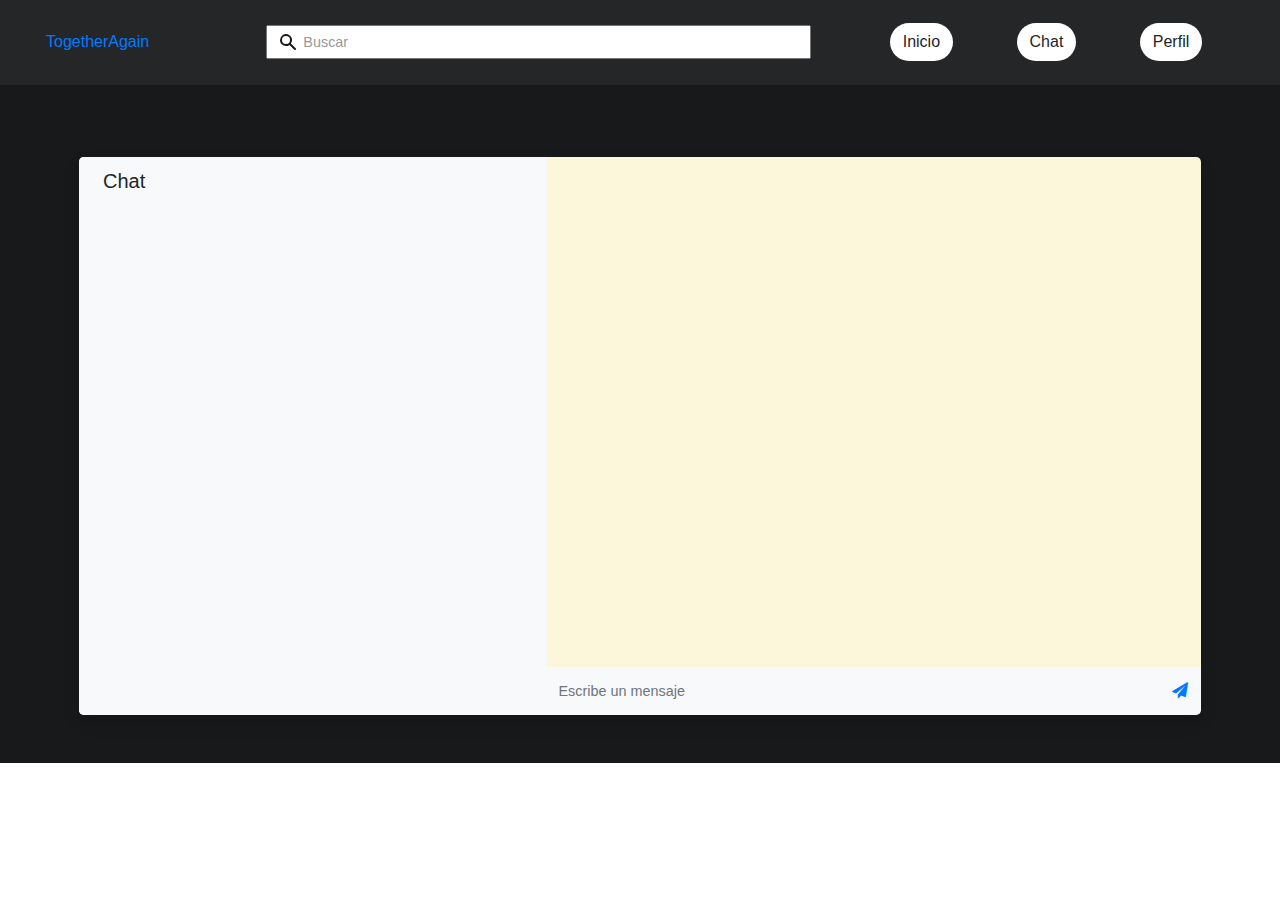
<file: chat/chat.html>
<!DOCTYPE html>
<html lang="en">

<head>
  <meta charset="UTF-8">
  <meta http-equiv="X-UA-Compatible" content="IE=edge">
  <meta name="viewport" content="width=device-width, initial-scale=1.0">
  <title>Document</title>

  <link rel="stylesheet" href="https://cdnjs.cloudflare.com/ajax/libs/twitter-bootstrap/4.3.1/css/bootstrap.min.css">
  <link rel="stylesheet" href="https://code.jquery.com/jquery-3.3.1.slim.min.js">
  <link rel="stylesheet"
    href="https://cdnjs.cloudflare.com/ajax/libs/twitter-bootstrap/4.3.1/js/bootstrap.bundle.min.js">
  <link rel="stylesheet" href="https://stackpath.bootstrapcdn.com/font-awesome/4.7.0/css/font-awesome.min.css">
  <link rel="stylesheet" href="css/styleChat.css">

</head>

<body>
  <div class="background">
    <!--Barra navegación-->
    <nav class="navbar navbar-expand-lg" id="barraNavegacion">
      <div class="container-fluid text-white" id="divNavegacion">
        <div class="col-2" id="divCol_MeetUp">
          <a href="#" id="tituloMeetUp">TogetherAgain</a>
        </div>

        <div class="col-6" id="divCol_buscar">
          <div class="input-wrapper search-container" id="divBuscar">
            <input type="text" class="input" placeholder="Buscar" id="inputBuscar">
            <svg xmlns="http://www.w3.org/2000/svg" class="input-icon" viewBox="0 0 20 20" fill="currentColor"
              id="iconoBuscar">
              <path fill-rule="evenodd"
                d="M8 4a4 4 0 100 8 4 4 0 000-8zM2 8a6 6 0 1110.89 3.476l4.817 4.817a1 1 0 01-1.414 1.414l-4.816-4.816A6 6 0 012 8z"
                clip-rule="evenodd" />
            </svg>
            <div class="divFlotanteBuscar" id="divFlotanteBuscar">
              <ul class="search-results"></ul>
            </div>
          </div>
        </div>

        <div class="col-4 d-flex justify-content-around" id="divCol_InicioChatPerfil">
          <button class="btn bg-white rounded-pill backgroundPastel" id="btnInicio"><i class="bi bi-house-door"
              id="iconoInicio"></i> Inicio</button>
          <button class="btn bg-white rounded-pill" id="btnChat"><i class="bi bi-chat-dots" id="iconoChat"></i>
            Chat</button>
          <button class="btn bg-white rounded-pill" id="btnPerfil"><i class="bi bi-person" id="iconoPerfil"></i>
            Perfil</button>
        </div>
      </div>
    </nav>
    <br>
    <div class="container py-5 px-4">

      <div class="row rounded-lg overflow-hidden shadow">
        <!-- Users box-->
        <div class="col-5 px-0">
          <div class="bg-white">

            <div class="bg-gray px-4 py-2 bg-light">
              <p class="h5 mb-0 py-1">Chat</p>
            </div>

            <div class="messages-box bg-light">
              <div class="list-group rounded-0" id="listChat">
                

              </div>
            </div>
          </div>
        </div>

        <!-- Chat Box-->
        <div class="col-7 px-0">
          <div class="px-4 py-5 chat-box bgColorPastel" id="listaMensajes">



          </div>

          <!-- Typing area -->
          <form action="#" class="bg-light">
            <div class="input-group">
              <input type="text" placeholder="Escribe un mensaje" aria-describedby="button-addon2"
                class="form-control rounded-0 border-0 py-4 bg-light" id="mensajeNuevo">
              <div class="input-group-append">
                <button id="button-addon2" type="submit" class="btn btn-link"> <i
                    class="fa fa-paper-plane"></i></button>
              </div>
            </div>
          </form>

        </div>
      </div>
    </div>
  </div>

  <script src="../JavaScript/Business/ChatUsefulness.js" type="module"></script>
  <script src="../JavaScript/Business/Buscador.js" type="module"></script>

</body>

</html>
</file>
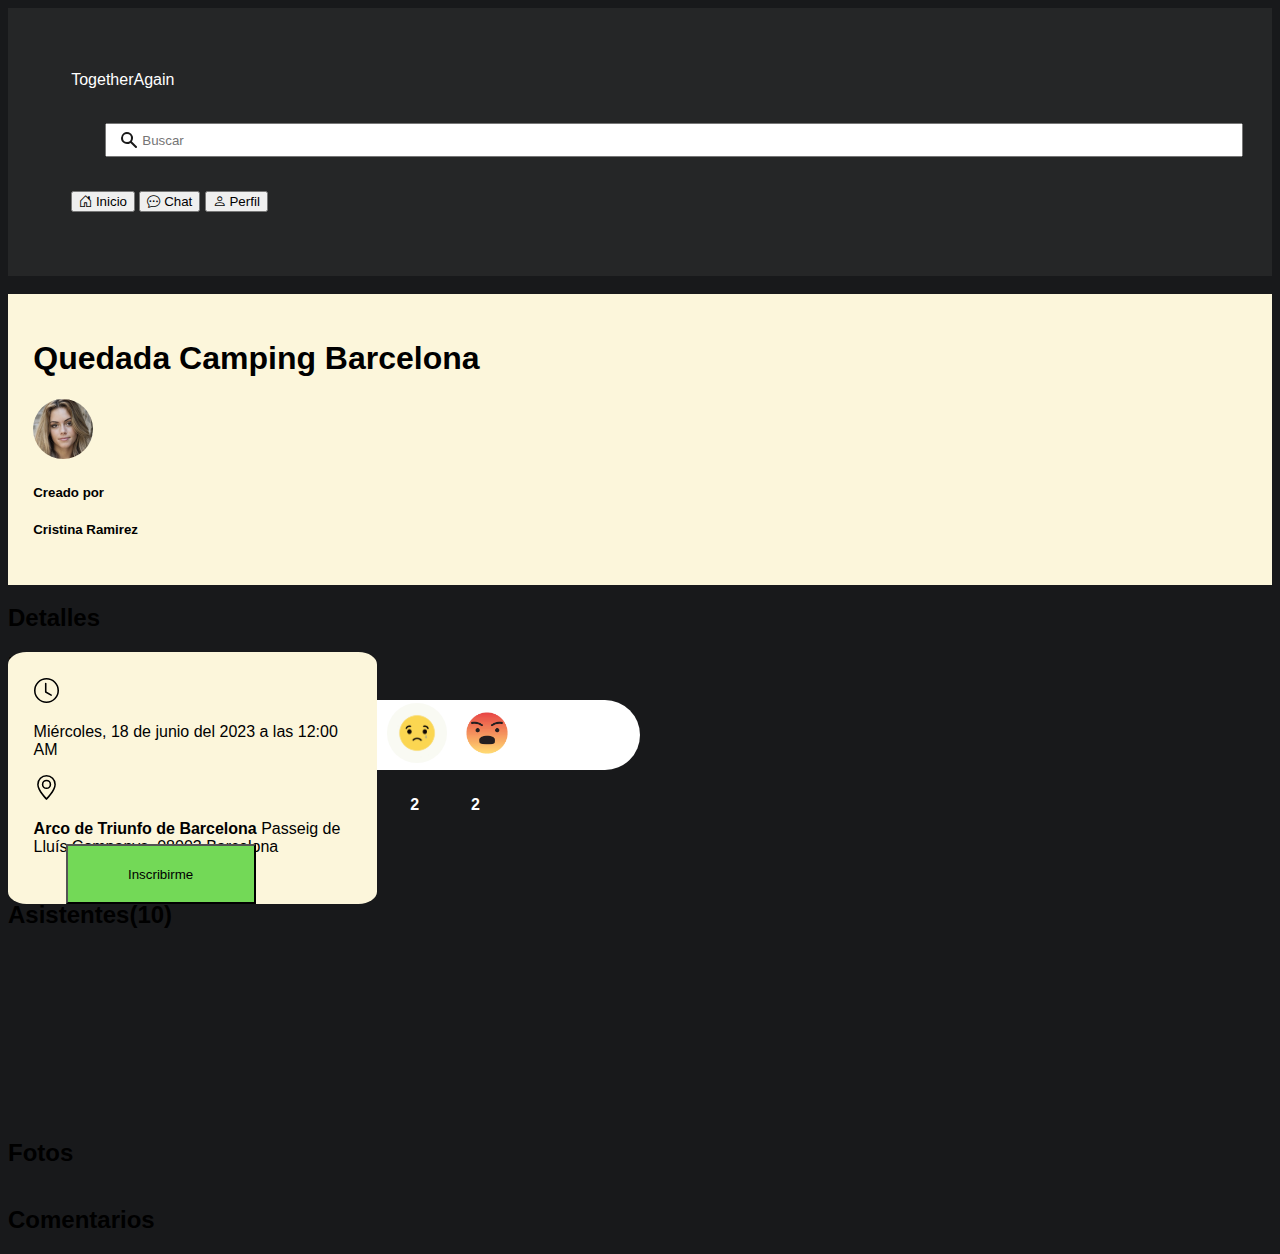
<file: evento/evento.html>
<!DOCTYPE html>
<html lang="en">

<head>
  <meta charset="UTF-8">
  <meta http-equiv="X-UA-Compatible" content="IE=edge">
  <meta name="viewport" content="width=device-width, initial-scale=1.0">
  <title>Evento</title>
  <!--Estilos de Bootstrap-->
  <link href="https://cdn.jsdelivr.net/npm/bootstrap@5.0.2/dist/css/bootstrap.min.css" rel="stylesheet"
    integrity="sha384-EVSTQN3/azprG1Anm3QDgpJLIm9Nao0Yz1ztcQTwFspd3yD65VohhpuuCOmLASjC" crossorigin="anonymous">
  <!--Fuente de letra-->
  <link rel="stylesheet" href="https://cdnjs.cloudflare.com/ajax/libs/font-awesome/6.1.2/css/all.min.css"
    integrity="sha512-1sCRPdkRXhBV2PBLUdRb4tMg1w2YPf37qatUFeS7zlBy7jJI8Lf4VHwWfZZfpXtYSLy85pkm9GaYVYMfw5BC1A=="
    crossorigin="anonymous" referrerpolicy="no-referrer" />
  <!--Iconos-->
  <link rel="stylesheet" href="https://cdn.jsdelivr.net/npm/bootstrap-icons@1.5.0/font/bootstrap-icons.css">
  <!--Link estilos evento CSS-->
  <link rel="stylesheet" href="css/styleEvento.css">
</head>

<body>
  <div id="contenedorPaginaGeneral">
    <!--Barra navegación-->
    <nav class="navbar navbar-expand-lg" id="barraNavegacion">
      <div class="container-fluid text-white" id="divNavegacion">
        <div class="col-2" id="divCol_MeetUp">
          <a href="#" id="tituloMeetUp">TogetherAgain</a>
        </div>

        <div class="col-6" id="divCol_buscar">
          <div class="input-wrapper search-container" id="divBuscar">
            <input type="text" class="input" placeholder="Buscar" id="inputBuscar">
            <svg xmlns="http://www.w3.org/2000/svg" class="input-icon" viewBox="0 0 20 20" fill="currentColor"
              id="iconoBuscar">
              <path fill-rule="evenodd"
                d="M8 4a4 4 0 100 8 4 4 0 000-8zM2 8a6 6 0 1110.89 3.476l4.817 4.817a1 1 0 01-1.414 1.414l-4.816-4.816A6 6 0 012 8z"
                clip-rule="evenodd" />
            </svg>
            <div class="divFlotanteBuscar" id="divFlotanteBuscar">
              <ul class="search-results"></ul>
            </div>
          </div>
        </div>

        <div class="col-4 d-flex justify-content-around" id="divCol_InicioChatPerfil">
          <button class="btn bg-white rounded-pill backgroundPastel" id="btnInicio"><i class="bi bi-house-door"
              id="iconoInicio"></i> Inicio</button>
          <button class="btn bg-white rounded-pill" id="btnChat"><i class="bi bi-chat-dots" id="iconoChat"></i>
            Chat</button>
          <button class="btn bg-white rounded-pill" id="btnPerfil"><i class="bi bi-person" id="iconoPerfil"></i>
            Perfil</button>
        </div>
      </div>
    </nav>
    <br>

    <!--Contenedor titulo-->
    <div class="container divBgPastel">
      <div class="row" id="divRow_tituloCreadoPor">
        <div class="col-12" id="divCol_titulo">
          <h1 id="titulo"><b>Quedada Camping Barcelona</b></h1>
        </div>
      </div>
      <div class="row" id="divRow_imgCreadoPor">
        <div class="col-1" id="divCol_imgCreadoPor">
          <img src="img/womanProfile.jpeg" id="imgCreadoPor">
        </div>
        <div class="col-11">
          <h5>Creado por</h5>
          <h5><b id="nombreCreadora">Cristina Ramirez</b></h5>
        </div>
      </div>
    </div>
    <!--Contenedor detalles asistentes fotos comentarios divFlotante-->
    <div class="container mt-5" id="containerColumnasGeneral">
      <div class="row" id="divRow_detallesParrafo">
        <div class="col-6 text-white" id="divCol_detallesParrafo">
          <h2>Detalles</h2>
          <p id="parrafoDetalles"></p>
        </div>
        <div class="col-6 rounded-3 justify-content-end" id="divGeneralFlotante">
          <div class="row justify-content-end" id="divRow_generalFlotante">
            <div class="col-6 justify-content-end" id="divCol_generalFlotante">
              <div class="divBgPastel divFlotante" id="divFlotante">
                <div class="row" id="divRow_horario">
                  <div class="col-2" id="divCol_horario">
                    <svg xmlns="http://www.w3.org/2000/svg" width="25" height="25" fill="currentColor"
                      class="bi bi-clock" id="iconoHorario" viewBox="0 0 16 16">
                      <path d="M8 3.5a.5.5 0 0 0-1 0V9a.5.5 0 0 0 .252.434l3.5 2a.5.5 0 0 0 .496-.868L8 8.71V3.5z" />
                      <path d="M8 16A8 8 0 1 0 8 0a8 8 0 0 0 0 16zm7-8A7 7 0 1 1 1 8a7 7 0 0 1 14 0z" />
                    </svg>
                  </div>
                  <div class="col-9">
                    <p id="parrafoHorario">Miércoles, 18 de junio del 2023 a las 12:00 AM</p>
                  </div>
                </div>
                <div class="row" id="divRow_ubicacion">
                  <div class="col-2" id="divCol_ubicacion">
                    <svg xmlns="http://www.w3.org/2000/svg" width="25" height="25" fill="currentColor"
                      class="bi bi-geo-alt" id="iconoUbicacion" viewBox="0 0 16 16">
                      <path
                        d="M12.166 8.94c-.524 1.062-1.234 2.12-1.96 3.07A31.493 31.493 0 0 1 8 14.58a31.481 31.481 0 0 1-2.206-2.57c-.726-.95-1.436-2.008-1.96-3.07C3.304 7.867 3 6.862 3 6a5 5 0 0 1 10 0c0 .862-.305 1.867-.834 2.94zM8 16s6-5.686 6-10A6 6 0 0 0 2 6c0 4.314 6 10 6 10z" />
                      <path d="M8 8a2 2 0 1 1 0-4 2 2 0 0 1 0 4zm0 1a3 3 0 1 0 0-6 3 3 0 0 0 0 6z" />
                    </svg>
                  </div>
                  <div class="col-10">
                    <p id="parrafoUbicacion"><b id="ubicacionGeneral">Arco de Triunfo de Barcelona</b>
                      Passeig de Lluís Companys, 08003 Barcelona</p>
                  </div>
                </div>
              </div>
            </div>
          </div>
          <div class="row justify-content-end">
            <div class="col-6">
              <div class="divBtnFlotante">
                <button class="btn rounded-pill btnInscripcion" id="btnInscripcion">Inscribirme</button>
              </div>
            </div>
          </div>
        </div>
      </div>
      <!--Reacciones-->
      <div class="row">
        <div class="col-6">
          <h2 class="text-white">Reacionar</h2>
        </div>
      </div>
      <div class="contenedorReacciones" id="contenedorReacciones">
        <div class="cont-iconos" id="divSeccionIconos">
          <span class="gusta" ><img src="gifs/gusta.gif" id="gusta"></span>
          <span class="encanta reDimensionar" ><img src="gifs/ENCANTA.gif" id="encanta"></span>
          <span class="divierte reBlanco" id="divierte"><img src="gifs/divierte.gif"></span>
          <span class="asombra reBlanco" id="asombra"><img src="gifs/asombra2.gif"></span>
          <span class="entristece reBlanco" id="entristece"><img
              src="gifs/entristece.gif"></span>
          <span class="enoja" id="enoja"><img src="gifs/enoja.gif"></span>
        </div>
        <div class="contadorReacciones">
          <h4 class="espacioContadorReacciones" id="contador3">2</h4>
          <h4 class="espacioContadorReacciones" id="contador2">2</h4>
          <h4 class="espacioContadorReacciones" id="contador5">2</h4>
          <h4 class="espacioContadorReacciones" id="contador1">2</h4>
          <h4 class="espacioContadorReacciones" id="contador6">2</h4>
          <h4 class="espacioContadorReacciones" id="contador4">2</h4>
        </div>
        <h4 class="tituloReaccion" id="tituloReaccion">Me gusta</h4>
      </div>
      <div class="row" id="divRow_tituloAsistentes">
        <div class="col-6" id="divCol_tituloAsistentes">
          <h2 class="text-white mt-4" id="tituloAsistentes">Asistentes(10)</h2>
        </div>
      </div>
      <div class="row mt-3" id="divRow_listaAsistentes">
        <div class="col-6 divOverflow" id="divCol_listaAsistentes">
          <div class="scrolldivMin" id="contenidoAsistentes">
            <div class="row heightMin" id="divRow_contenidoAsistentes">
              <!--contenido lista asistentes (imagen-nombre)-->
            </div>
          </div>
        </div>
      </div>
      <div class="row mt-3" id="divRow_tituloFotos">
        <div class="col-6" id="divCol_tituloFotos">
          <h2 class="text-white" id="tituloFotos">Fotos</h2>
        </div>
      </div>
      <div class="row mt-3" id="divRow_listaFotos">
        <div class="col-6 divOverflow" id="divCol_listaFotos">
          <div class="scrolldivMin" id="contenidoFotos">
            <div class="row" id="divRow_contenidoFotos">
              <!--contenido lista fotos -->
              
            </div>
          </div>
        </div>
      </div>
      <div class="row mt-3 mb-2" id="divRow_tituloComentarios">
        <div class="col-6" id="divCol_tituloComentarios">
          <h2 class="text-white" id="tituloComentarios">Comentarios</h2>
        </div>
      </div>
      <div class="row" id="divRow_comentarios">
        <div class="col-6" id="divCol_comentarios">
          <!-- Contenido Comentarios-->
          
          
        </div>
      </div>
    </div>
  </div>
  </div>


  <script src="https://cdn.jsdelivr.net/npm/bootstrap@5.0.2/dist/js/bootstrap.bundle.min.js"
    integrity="sha384-MrcW6ZMFYlzcLA8Nl+NtUVF0sA7MsXsP1UyJoMp4YLEuNSfAP+JcXn/tWtIaxVXM" crossorigin="anonymous">
    </script>

  <!--Reacciones-->
  <script src="js/reacciones.js" type="module"></script>
  <script src="../JavaScript/Business/EventoUsefulness.js" type="module"></script>
  <script src="../JavaScript/Business/Buscador.js" type="module"></script>
</body>

</html>
</file>
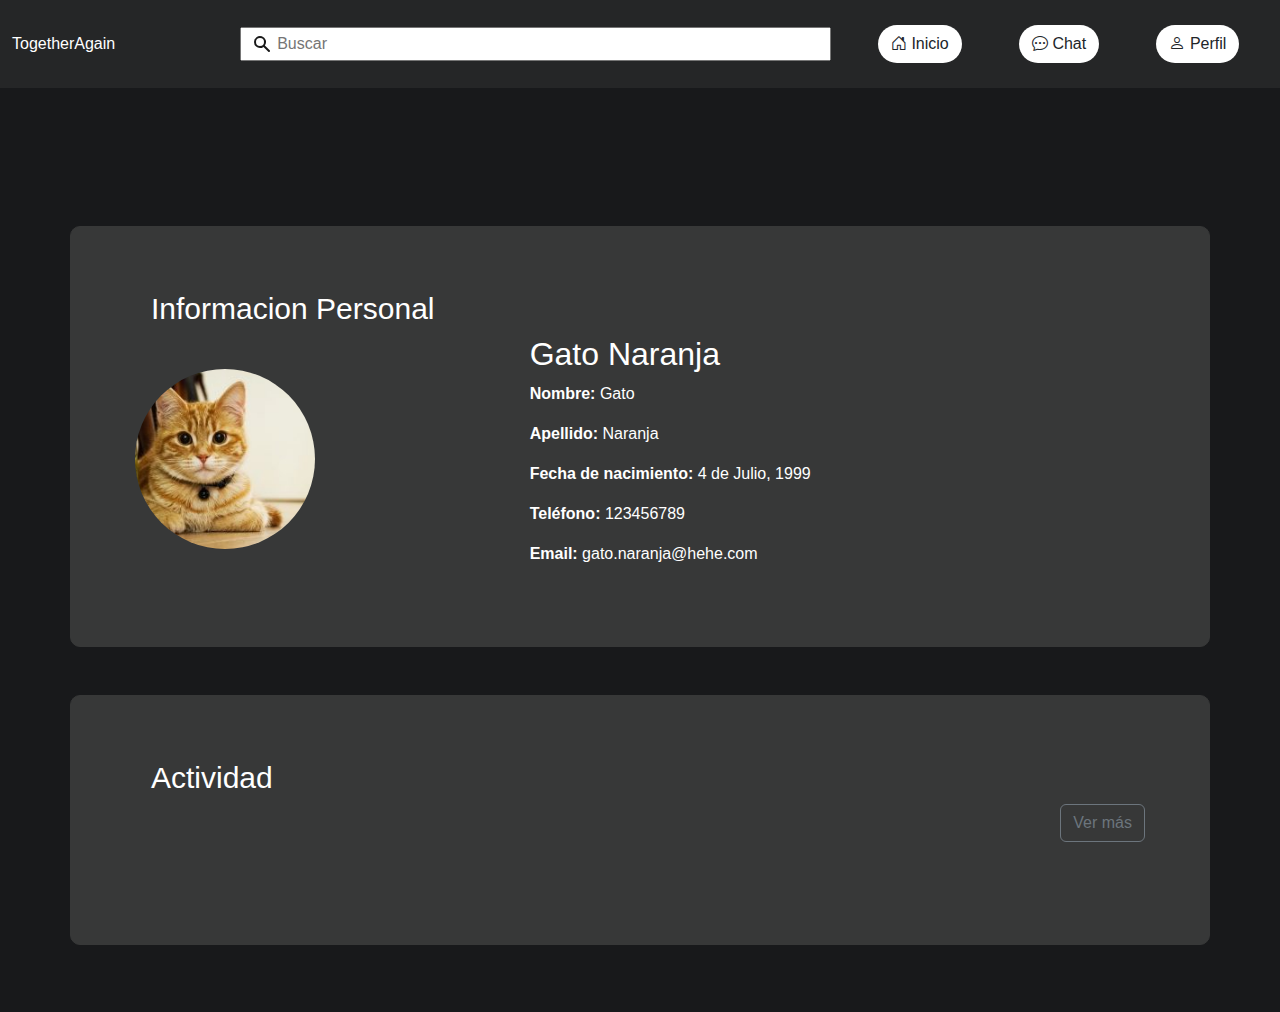
<file: perfil/perfil.html>
<!DOCTYPE html>
<html>

<head>
  <title>Perfil</title>
  <link rel="stylesheet" href="https://cdn.jsdelivr.net/npm/bootstrap@5.1.3/dist/css/bootstrap.min.css">
  <link rel="stylesheet" href="css/perfil.css">
  <link href="https://fonts.cdnfonts.com/css/tt-commons" rel="stylesheet">
  <link rel="stylesheet" href="https://cdn.jsdelivr.net/npm/bootstrap-icons@1.7.2/font/bootstrap-icons.css">

</head>

<body>
  <nav class="navbar navbar-expand-lg" id="barraNavegacion">
    <div class="container-fluid text-white" id="divNavegacion">
      <div class="col-2" id="divCol_MeetUp">
        <a href="#" id="tituloMeetUp">TogetherAgain</a>
      </div>

      <div class="col-6" id="divCol_buscar">
        <div class="input-wrapper search-container" id="divBuscar">
          <input type="text" class="input" placeholder="Buscar" id="inputBuscar">
          <svg xmlns="http://www.w3.org/2000/svg" class="input-icon" viewBox="0 0 20 20" fill="currentColor"
            id="iconoBuscar">
            <path fill-rule="evenodd"
              d="M8 4a4 4 0 100 8 4 4 0 000-8zM2 8a6 6 0 1110.89 3.476l4.817 4.817a1 1 0 01-1.414 1.414l-4.816-4.816A6 6 0 012 8z"
              clip-rule="evenodd" />
          </svg>
          <div class="divFlotanteBuscar" id="divFlotanteBuscar">
            <ul class="search-results"></ul>
          </div>
        </div>
      </div>

      <div class="col-4 d-flex justify-content-around" id="divCol_InicioChatPerfil">
        <button class="btn bg-white rounded-pill backgroundPastel" id="btnInicio"><i class="bi bi-house-door"
            id="iconoInicio"></i> Inicio</button>
        <button class="btn bg-white rounded-pill" id="btnChat"><i class="bi bi-chat-dots" id="iconoChat"></i>
          Chat</button>
        <button class="btn bg-white rounded-pill" id="btnPerfil"><i class="bi bi-person" id="iconoPerfil"></i>
          Perfil</button>
      </div>
    </div>
  </nav>
  <br>
  <div class="contenidoTotal" id="ContenidoTotal">
    <div class="container mt-5 paddingDivs" id="containerInformacionPersonal">
      <h1 class="ms-3" id="tituloInformacionPersonal">Informacion Personal</h1>
      <!--Esto es el ejemplo de Informacion Personal-->
      <div class="row" id="divRowInformacionPersonal">
        <div class="col-md-4" id="divColImgPerfilInformacionPersonal">
          <img src="img/gatete.jpg" alt="Profile Image" class="profile-image rounded-circle"
            id="imgPerfilInformacionPersonal">
          <div class="status" id="divStatus"></div>
        </div>
        <div class="col-md-6" id="divColInfoPerfil">
          <h2 id="nombreCompleto">Gato Naranja</h2>
          <p id="pNombre"><strong>Nombre:</strong> Gato</p>
          <p id="pApellido"><strong>Apellido:</strong> Naranja</p>
          <p id="pNacimiento"><strong>Fecha de nacimiento:</strong> 4 de Julio, 1999</p>
          <p id="pTelefono"><strong>Teléfono:</strong> 123456789</p>
          <p id="pEmail"><strong>Email:</strong> gato.naranja@hehe.com</p>
        </div>
      </div>
      <!--Hasta aqui(Informacion Personal)-->
    </div>

    <div class="container mt-5 paddingDivs" id="eventosList">
      <h1 class="ms-3" id="tituloActividad">Actividad</h1>
      <div class="text-end" id="divTextEnd">
        <button class="btn btn-outline-secondary ms-3" id="buttonVerMas">Ver más</button>
      </div>
    </div>

  </div>

  <script src="../JavaScript/Business/PerfilUsefulness.js" type="module"></script>
  <script src="../JavaScript/Business/Buscador.js" type="module"></script>

</body>

</html>










<!-- Optional JavaScript -->
<!-- jQuery first, then Popper.js, then Bootstrap JS -->
<!--<script src="<URL>" integrity="<URL>" crossorigin="<URL>"></script>
    <script src="<URL>" integrity="<URL>" crossorigin="<URL>"></script>
    <script src="<URL>" integrity="<URL>" crossorigin="<URL>"></script>-->
</file>
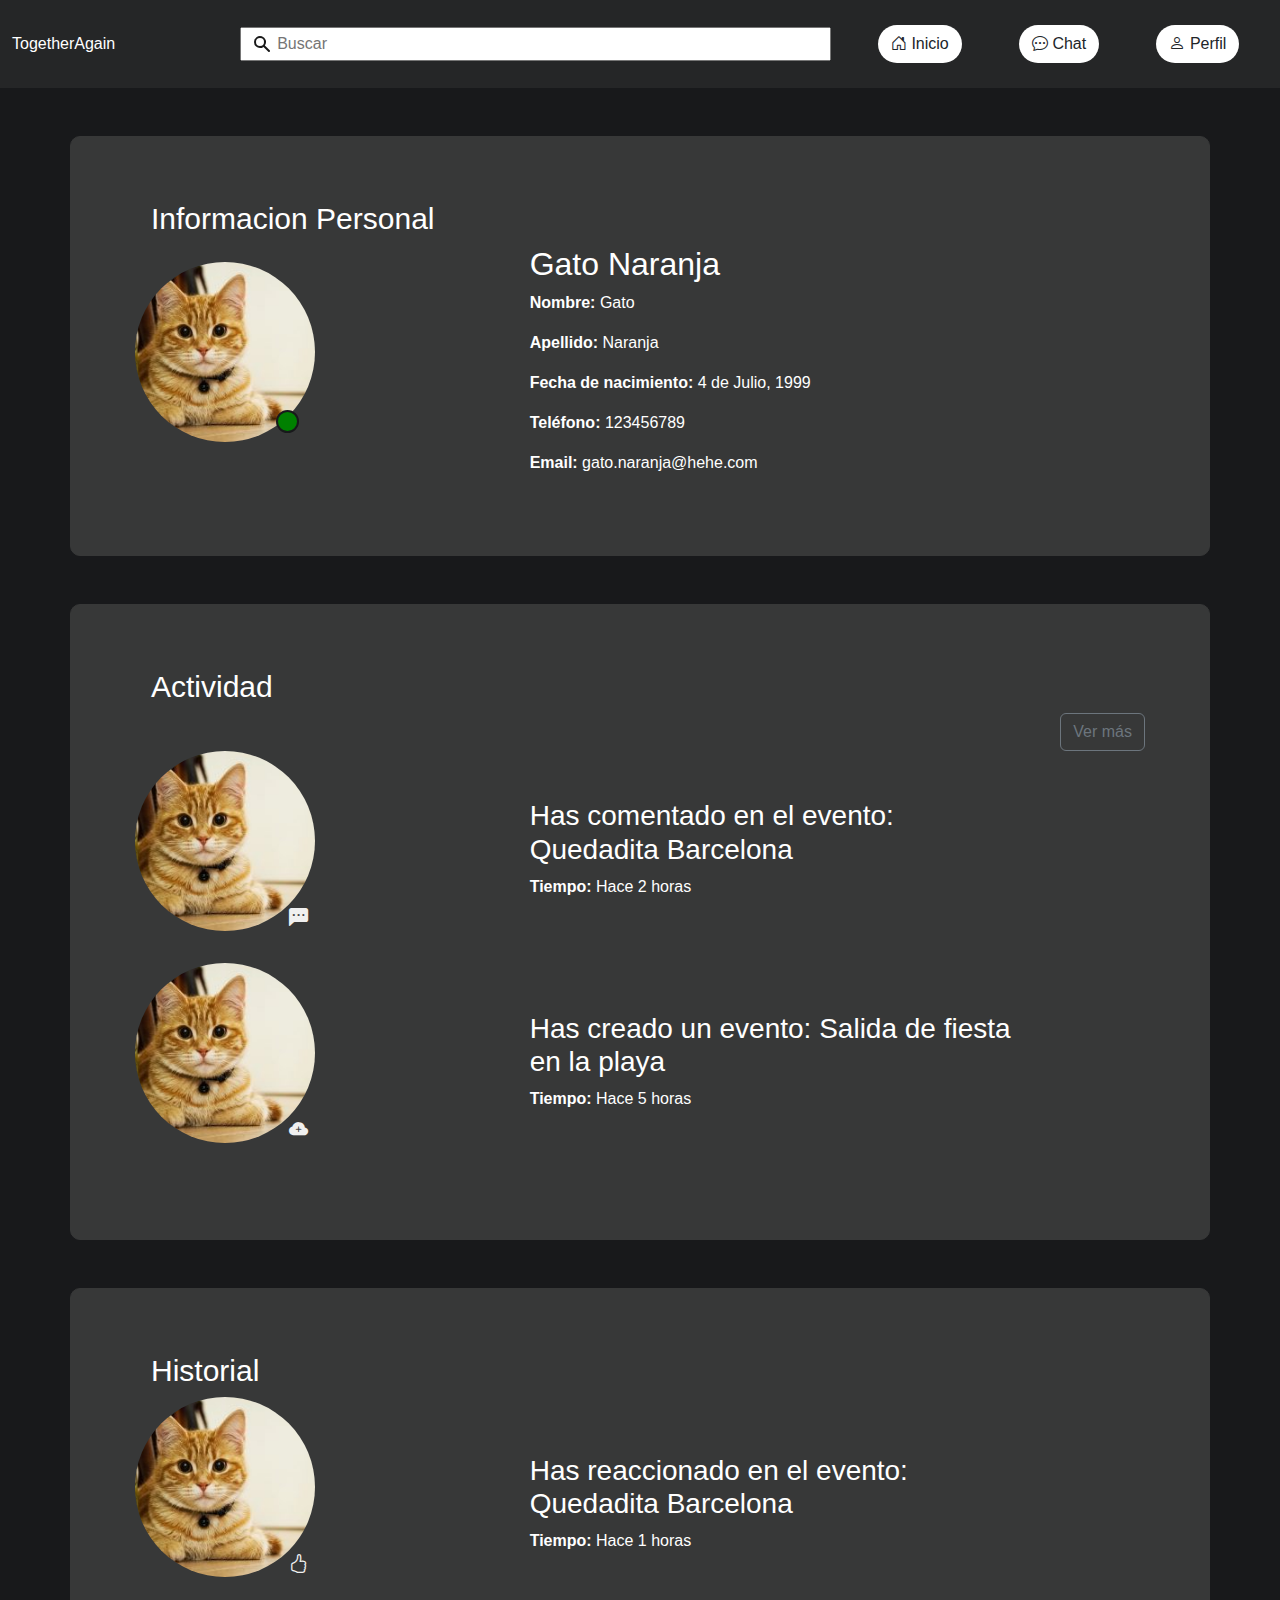
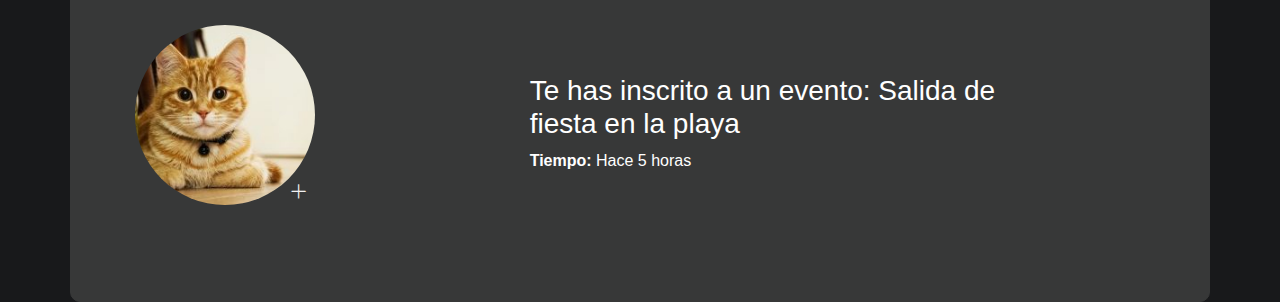
<file: perfil/perfil/perfil.html>
<!DOCTYPE html>
<html>
  <head>
    <title>Perfil</title>
    <link rel="stylesheet" href="https://cdn.jsdelivr.net/npm/bootstrap@5.1.3/dist/css/bootstrap.min.css">
    <link rel="stylesheet" href="css/perfil.css">
    <link href="https://fonts.cdnfonts.com/css/tt-commons" rel="stylesheet">
    <link rel="stylesheet" href="https://cdnjs.cloudflare.com/ajax/libs/font-awesome/5.15.4/css/all.min.css" integrity="sha512-kxL7SBUH5kJEJbBMl3w1vzJk8ey3u7x7I6lHqROkC7mTqd1xLewj9+KQnPUg17X5om+BtYqKzvy5UJhNQ9yn6w==" crossorigin="anonymous" referrerpolicy="no-referrer" />
    <link rel="stylesheet" href="https://cdn.jsdelivr.net/npm/bootstrap-icons@1.7.2/font/bootstrap-icons.css">
  
  </head>
  <body>
    <nav class="navbar navbar-expand-lg" id="barraNavegacion">
      <div class="container-fluid text-white" id="divNavegacion">
        <div class="col-2" id="divCol_MeetUp">
          <a href="#" id="tituloMeetUp">TogetherAgain</a>
        </div>

        <div class="col-6" id="divCol_buscar">
          <div class="input-wrapper" id="divBuscar">
            <input type="search" class="input" placeholder="Buscar" id="inputBuscar">
            <svg xmlns="http://www.w3.org/2000/svg" class="input-icon" viewBox="0 0 20 20" fill="currentColor" id="iconoBuscar">
              <path fill-rule="evenodd" d="M8 4a4 4 0 100 8 4 4 0 000-8zM2 8a6 6 0 1110.89 3.476l4.817 4.817a1 1 0 01-1.414 1.414l-4.816-4.816A6 6 0 012 8z" clip-rule="evenodd" />
            </svg>
          </div>
        </div>

        <div class="col-4 d-flex justify-content-around" id="divCol_InicioChatPerfil">
          <button class="btn bg-white rounded-pill" id="btnInicio"><i class="bi bi-house-door" id="iconoInicio"></i> Inicio</button>
          <button class="btn bg-white rounded-pill" id="btnChat"><i class="bi bi-chat-dots" id="iconoChat"></i> Chat</button>
          <button class="btn bg-white rounded-pill" id="btnPerfil"><i class="bi bi-person" id="iconoPerfil"></i> Perfil</button>
        </div>
      </div>
    </nav>
    <div class="contenidoTotal" id="ContenidoTotal">
        <div class="container mt-5 paddingDivs" id="containerInformacionPersonal">
            <h1 class="ms-3" id="tituloInformacionPersonal">Informacion Personal</h1>
          <!--Esto es el ejemplo de Informacion Personal-->
          <div class="row" id="divRowInformacionPersonal">
            <div class="col-md-4" id="divColImgPerfilInformacionPersonal">
              <img src="img/gatete.jpg" alt="Profile Image" class="profile-image rounded-circle"id="imgPerfilInformacionPersonal">
              <div class="status" id="divStatus"></div>
            </div>
            <div class="col-md-6" id="divColInfoPerfil">
                <h2 id="nombreCompleto">Gato Naranja</h2>
                <p id="pNombre"><strong>Nombre:</strong> Gato</p>
                <p id="pApellido"><strong>Apellido:</strong> Naranja</p>
                <p id="pNacimiento"><strong>Fecha de nacimiento:</strong> 4 de Julio, 1999</p>
                <p id="pTelefono"><strong>Teléfono:</strong> 123456789</p>
                <p id="pEmail"><strong>Email:</strong> gato.naranja@hehe.com</p>
            </div>
          </div>
          <!--Hasta aqui(Informacion Personal)-->
        </div>

        <div class="container mt-5 paddingDivs" id="containerActividad">
          <h1 class="ms-3" id="tituloActividad">Actividad</h1>
          <div class="text-end" id="divTextEnd">
            <button class="btn btn-outline-secondary ms-3" id="buttonVerMas">Ver más</button>
          </div>
          <!--Esto es el ejemplo de una Actividad-->
          <div class="row" id="divRowActividad1"> 
              <div class="col-md-4" id="divColInfoActividad1">
                <i class="bi bi-chat-left-dots-fill" id="iChatActividad"></i>
                <img src="img/gatete.jpg" alt="Profile Image" class="profile-image rounded-circle" id="img2PerfilActividad">
              </div>     
              <div class="col-md-6" id="divColInfoPerfil">
                <h3 id="h3EventoComentarioActividad1">Has comentado en el evento: Quedadita Barcelona</h3>
                <p id="pTiempoComentarioActividad1"><strong>Tiempo:</strong> Hace 2 horas</p>  
              </div>         
          </div>
          <!--Hasta aqui el primero-->

          <!--Aqui empieza el segundo(Actividad)-->
          <div class="row" id="divRowActividad2"> 
            <div class="col-md-4" id="divColInfoActividad2">
              <i class="bi bi-cloud-plus-fill" id="iCloudActividad"></i>
              <img src="img/gatete.jpg" alt="Profile Image" class="profile-image rounded-circle" id="img2PerfilActividad">
            </div>     
            <div class="col-md-6" id="divColInfoPerfil">
              <h3 id="h3EventoComentarioActividad2">Has creado un evento: Salida de fiesta en la playa</h3>
              <p id="pTiempoComentarioActividad2"><strong>Tiempo:</strong> Hace 5 horas</p>   
            </div>         
          </div>
          <!--Aqui termina el segundo-->
        </div>

    
          

        <div class="container mt-5 paddingDivs" id="divContainerHistorial">
          <h1 class="ms-3" id="tituloHistorial">Historial</h1>

          <!--Esto es el ejemplo de un Historial-->
          <div class="row" id="divRowHistorial"> 
            <div class="col-md-4" id="divColImgHistorial1">
              <i class="bi bi-hand-thumbs-up" id="iPulgarArribaHistorial"></i>
              <img src="img/gatete.jpg" alt="Profile Image" class="profile-image rounded-circle mb-5" id="imgPerfilHistorial1">
            </div>     
            <div class="col-md-6" id="divColInfoHistorial1" id="imgper">
              <h3 id="h3EventoComentarioHistorial1">Has reaccionado en el evento: Quedadita Barcelona</h3>
              <p id="pEventoTiempoHistorial1"><strong>Tiempo:</strong> Hace 1 horas</p>
            </div>         
          </div>
          <!--Aqui termina el primero-->

          <!--Aqui empieza el segundo(Historial)-->
          <div class="row" id="divRowHistorial"> 
            <div class="col-md-4" id="divColImgHistorial2">
              <i class="bi bi-plus-lg"></i>
                <img src="img/gatete.jpg" alt="Profile Image" class="profile-image rounded-circle" id ="imgPerfilHistorial2">
            </div>     
            <div class="col-md-6" id="divColInfoHistorial2">
              <h3 id="h3EventoComentarioHistorial2">Te has inscrito a un evento: Salida de fiesta en la playa</h3>
              <p id="pEventoTiempoHistorial2"><strong>Tiempo:</strong> Hace 5 horas</p>  
            </div>         
          </div>
          <!--Aqui termina el segundo-->

        </div>
  </div>

</body>
</html>
</file>
<file: chat/css/styleChat.css>
@import url('https://fonts.cdnfonts.com/css/tt-commons');

*{
  font-family: 'TT Commons', sans-serif;
}



nav{
    padding: 10%;
    background-color: #252627;
}

.botonesDiv{
    margin-right: 30px;
}

.divFlotanteBuscar{
  display: none;
  position: fixed;
  background-color: #b6b2b2;
  color: black;
  width: 400px;
  min-height: 25px;
  margin-left: 1px;
  margin-top: 5px;
  z-index: 999;
}
/*a{
    text-decoration: none;
    color: white;
}*/

.input {
    box-sizing: border-box;
    color: #191919;
    padding: 15px 15px 15px 35px;
    width: 100%;
    height: 20px;
}

.input-wrapper {
    position: relative;
    width: 100%;
    padding: 3%;
}

.input-icon {
  color: #191919;
  position: absolute;
  width: 20px;
  height: 20px;
  left: 12px;
  top: 50%;
  transform: translateY(-50%);

  margin-left: 3%;
}


  



/*Chat contenido*/
  ::-webkit-scrollbar {
    width: 5px;
  }
  
  ::-webkit-scrollbar-track {
    width: 5px;
    background: #f5f5f5;
  }
  
  ::-webkit-scrollbar-thumb {
    width: 1em;
    background-color: #ddd;
    outline: 1px solid slategrey;
    border-radius: 1rem;
  }
  
  .text-small {
    font-size: 0.9rem;
  }
  
  .messages-box,
  .chat-box {
    height: 510px;
    overflow-y: scroll;
  }
  
  .rounded-lg {
    border-radius: 0.5rem;
  }
  
  input::placeholder {
    font-size: 0.9rem;
    color: #999;
  }


.background{
    background-color: #18191B;
}

.bgColorPastel{
    background-color: #fcf6db;
}

.bgGris{
    background-color: #b6b2b2;
}
</file>
<file: evento/css/styleEvento.css>
@import url('https://fonts.cdnfonts.com/css/tt-commons');

*{
  font-family: 'TT Commons', sans-serif;
}



body{
    background-color: #18191B;
}

/*Navegador*/
nav{
    padding: 5%;
    background-color: #252627;
}

.divFlotanteBuscar{
    display: none;
    position: fixed;
    background-color: #b6b2b2;
    color: black;
    width: 400px;
    min-height: 25px;
    margin-left: 1px;
    margin-top: 5px;
    z-index: 999;
}

a{
    text-decoration: none;
    color: white;
}

.input {
    box-sizing: border-box;
    color: #191919;
    padding: 15px 15px 15px 35px;
    width: 100%;
    height: 20px;
}

.input-wrapper {
    position: relative;
    width: 100%;
    padding: 3%;
}

.input-icon {
  color: #191919;
  position: absolute;
  width: 20px;
  height: 20px;
  left: 12px;
  top: 50%;
  transform: translateY(-50%);

  margin-left: 3%;
}

.divBgPastel{
    background-color: #fcf6db;
    padding: 2%;
}


img{
    height: 60px;
    width: auto;
    border-radius: 50%;
}

.divFlotante{
    position: fixed;
    width: 318px;
    min-height: 200px;
    max-height: 300px;
    overflow: auto;
    border-radius: 5%;
}

.divBtnFlotante{
    position: fixed;
    width: 318px;
    margin-top: 15%;
    margin-left: 4.5%;
}

.btnInscripcion{
    width: 190px;
    height: 60px;
    background-color: #73d957;
}

/*Asistentes*/
.cardAsistente{
    display: flex;
    justify-content: center;
    height: 170px;
    width: 170px;
    border-radius: 5%;

    margin-left: 10px;
    margin-right: 20px;
}

.divOverflow{
    max-height: 400px;
    overflow-x: scroll;
}

.centrarContenidoCarta{
    margin-left: 10%;
}

.scrolldivMin{
    min-width: 999px;
}

.cardFoto{
    height: 170px;
    width: 200px;
    border-radius: 15%;

    margin-left: 5px;
    margin-right: 5px;
}

.imgPredeterminada{
    display: flex;
    justify-content: center;
    border-radius: 15%;

    margin-left: 20px;
    margin-right: 10px;
}

.marginLogoPhoto{
    margin-top: 2em;
}

/*Comentarios*/
.cartaComentario{
    min-height: 120px;
    border-radius: 20px 20px;
}

.heightMin{
    height: 170px;
}

/*Reacciones*/
.conteneorReacciones{
    height: 110px;
    width: 50%;
    margin: 10px auto;
    display: flex;
    align-items: center;
    justify-content: center;
    cursor: pointer;
}

.cont-iconos{
    height: 70px;
    width: 50%;
    background-color: white;
    border-radius: 60px;
    display: flex;
    justify-content: center;
    align-items: center;

    transition: 3s;
}

.contadorReacciones{

    height: 70px;
    width: 54%;
    border-radius: 60px;
    display: flex;
    justify-content: center;
    align-items: center;
    
}

.espacioContadorReacciones{
    color: white;
    margin-right: 52px;
}

span img{
    height: 70px;
    width: 70px;
    border-radius: 50%;
    cursor: pointer;
    margin-left: 5px;
}

span img:hover{
    transition: .2s;
    transform: scale(1.3);
}

.reDimensionar img{
    height: 45px;
    width: 45px;
}

.reBlanco img{
    height: 60px;
    width: 60px;
}

.tituloReaccion{
    color: white;
    margin-left: 20%;
    font-family: Arial, Helvetica, sans-serif;
    font-weight: bold;
}
</file>
<file: perfil/css/perfil.css>
@import url('https://fonts.cdnfonts.com/css/tt-commons');

/* Estilos generales */
.navbar-brand {
  margin-left: 20px;
  
}
.profile-image {
  opacity: 1;
  transition: opacity 0.3s ease-in-out;
}

.profile-image:hover {
  opacity: 0.5;
}

nav{
  padding: 5%;
  background-color: #252627;
}

.divFlotanteBuscar{
  display: none;
  position: fixed;
  background-color: #b6b2b2;
  color: black;
  width: 400px;
  min-height: 25px;
  margin-left: 1px;
  margin-top: 5px;
  z-index: 999;
}

a{
  text-decoration: none;
  color: white;
}

.input {
  box-sizing: border-box;
  color: #191919;
  padding: 15px 15px 15px 35px;
  width: 100%;
  height: 20px;
}

.input-wrapper {
  position: relative;
  width: 100%;
  padding: 3%;
}

.input-icon {
color: #191919;
position: absolute;
width: 20px;
height: 20px;
left: 12px;
top: 50%;
transform: translateY(-50%);

margin-left: 3%;
}

/*tengo que hacer que al pasar el cursor por la imagen esta se oscurezca, con "hover css"*/
/*overflow html, el tipico "ver más pero con tres puntitos",. es el contenedor el que tiene que tener el text-overflow*/

*{
  font-family: 'TT Commons', sans-serif;
}

body {
  background-color: #18191B;
  font-family: "TT Commons Pro Expand", sans-serif;
  font-size: 16px;
}


h2,
h3,
h4,
h5,
h6,
p {
  font-family: "TT Commons Pro", sans-serif;
  color: #ffffff;
}
h1{
  font-family: "TT Commons Pro Expand", sans-serif;
  color: #ffffff;
  font-size: 30px;
}

.profile Image {
  width: 100px;
  height: 100px;
  object-fit: cover;
  margin: 10px;
}
img:hover{
  background-color: white;
}
img{
  width: 180px;
  height: 180px;
  object-fit: cover;
}

/* Estilos de los contenedores */
.contenidoTotal {
  display: flex;
  flex-direction: column;
  align-items: center;
  justify-content: center;
  min-height: 100vh;
}

.container {
  margin-top: 50px;
  border: 1px solid;
  border-radius: 10px;
  padding: 5%;
  background-color: #373838; /* cambia el color de fondo */
  color: #f0f0f0; /* cambia el color del texto */
  border-color: #373838; /* cambia el color del borde */
  min-height: 250px;
}

.container h1 {
  margin-left: 20px;
  
}

.bi-chat-left-dots{
  position: absolute;
  bottom: -365px;
  right: 1000px;
  width: 40px;
  height: 40px;
  border-radius: 50%;
  right: 940px;
  font-size: larger;
}
.bi-cloud-plus-fill{
  position: absolute;
  bottom: -590px;
  right: 1000px;
  width: 40px;
  height: 40px;
  border-radius: 50%;
  right: 940px;
  font-size: larger;
}
.bi-hand-thumbs-up{
  position: absolute;
  bottom: -1030px;
  right: 1000px;
  width: 40px;
  height: 40px;
  border-radius: 50%;
  right: 940px;
  font-size: larger;
}
.bi-plus-lg{
  position: absolute;
  bottom: -1250px;
  right: 1000px;
  width: 30px;
  height: 30px;
  border-radius: 50%;
  right: 950px;
  font-size: larger;
  
}

.row {
  align-items: center;
}
/*--------ESTO LO VOY A TENER QUE MODIFICAR, ES PARA EL TEXTO Y LAS IMAGENES DEL ACTIVIDAD--------*/

.col-md-4{
  margin-right: 50px;
  
 
}
.image-container .bi-camera-fill {
  position: absolute;
  top: 50%;
  left: 50%;
  transform: translate(-50%, -50%);
  opacity: 0;
}
.col-md-12{
  margin-right: 50px;
  padding-inline: 10px;
  padding-top: 10%;
  padding-bottom: 10%;
}
/* Estilos de la seccion de actividad */
.actividad {
  display: flex;
  flex-direction: row;
  justify-content: center;
  align-items: center;
  margin-top: 20px;
}

/* Estilos para pantallas de menor tamaño */
@media (max-width: 767px) {
  .container {
    max-width: 90%;
  }

  .col-md-4 {
    margin-right: 20px;
  }
}

  
.expandir-contenido {
  height: 0;
  overflow: hidden;
  transition: height 0.3s ease;
}

.expandir-contenido.expandir {
  height: auto;
  transition: height 0.3s ease;
}


/*
Esto lo dejo aqui por si acaso.
 
.status{
  position: absolute;
  bottom: 0;
  right: 1000px;
  width: 20px;
  height: 20px;
  border-radius: 50%;
  background-color: green;  Cambiar a "darkgreen" si deseas un color oscuro 
  border: 2px solid #18191B;  Cambiar a un color adecuado para el borde 
}
.actividad h3 {
  margin-bottom: 0;
}

.actividad p {
  margin-top: 0;
}

.-actividad {
  margin-right: 50px;
}imagen


Para hacer todo el tema del overflow:
div{
        width:150px;
        height:100px;
        border:1px solid red;
        padding:1%;
        }
            
        div{
        overflow:visible;
/*
        overflow:hidden;
        overflow:scroll;
        

.col-md-12:not(:last-child) {
  border-bottom: 1px solid black;
}
.col-md-12 {
  border: 1px solid black;
  padding: 10px;
  margin-bottom: 10px;
}

/* Estilos de la barra de navegacion 
.navbar {
  background-color: rgba(43, 44, 44, 0.8);
  font-family: "TT Commons Pro", sans-serif;
  
}

.navbar-brand {
  font-family: "TT Commons Pro", sans-serif;
  
}

.navbar-nav .nav-link {
  position: relative;
  padding: 0.5rem 1rem;
  margin: 0 0.25rem;
  color: #fff;
  border-radius: 50px;
}

.navbar-nav .nav-link::before {
  content: "";
  position: absolute;
  width: 100%;
  height: 100%;
  background-color: #fff;
  opacity: 0.2;
  border-radius: 50px;
  top: 0;
  left: 0;
  transform: scale(0);
}
*/
/* Estilos del fondo oscuro y del texto del navbar cuando se despliega 
.dark-bg {
  background-color: #353536 !important;
}

.dark-bg .navbar-brand,
.dark-bg .navbar-nav .nav-link {
  color: #fff;
}

.dark-bg .navbar-toggler-icon {
  filter: invert(1);
}*/
/* Estilos del fondo oscuro y del texto del navbar cuando se despliega 
.dark-bg {
  background-color: #353536 !important;
}

.dark-bg .navbar-brand,
.dark-bg .navbar-nav .nav-link {
  color: #fff;
}

.dark-bg .navbar-toggler-icon {
  filter: invert(1);
}*/
/*
.navbar-dark .navbar-nav .nav-link {
  color: #000 !important;
  background-color: #fdf9f9 !important;
}

.navbar-dark .navbar-nav .nav-link.active {
  color: #080808 !important;
  background-color: #fdf9f9 !important;
}*/
</file>
<file: perfil/perfil/css/perfil.css>
@import url('https://fonts.cdnfonts.com/css/tt-commons');

/* Estilos generales */
.navbar-brand {
  margin-left: 20px;
  
}
.profile-image {
  opacity: 1;
  transition: opacity 0.3s ease-in-out;
}

.profile-image:hover {
  opacity: 0.5;
}

nav{
  padding: 5%;
  background-color: #252627;
}

a{
  text-decoration: none;
  color: white;
}

.input {
  box-sizing: border-box;
  color: #191919;
  padding: 15px 15px 15px 35px;
  width: 100%;
  height: 20px;
}

.input-wrapper {
  position: relative;
  width: 100%;
  padding: 3%;
}

.input-icon {
color: #191919;
position: absolute;
width: 20px;
height: 20px;
left: 12px;
top: 50%;
transform: translateY(-50%);

margin-left: 3%;
}

/*tengo que hacer que al pasar el cursor por la imagen esta se oscurezca, con "hover css"*/
/*overflow html, el tipico "ver más pero con tres puntitos",. es el contenedor el que tiene que tener el text-overflow*/

*{
  font-family: 'TT Commons', sans-serif;
}

body {
  background-color: #18191B;
  font-family: "TT Commons Pro Expand", sans-serif;
  font-size: 16px;
}


h2,
h3,
h4,
h5,
h6,
p {
  font-family: "TT Commons Pro", sans-serif;
  color: #ffffff;
}
h1{
  font-family: "TT Commons Pro Expand", sans-serif;
  color: #ffffff;
  font-size: 30px;
}

.profile Image {
  width: 100px;
  height: 100px;
  object-fit: cover;
  margin: 10px;
}
img:hover{
  background-color: white;
}
img{
  width: 180px;
  height: 180px;
  object-fit: cover;
  margin-bottom: 10%;
}

/* Estilos de los contenedores */
.contenidoTotal {
  display: flex;
  flex-direction: column;
  align-items: center;
  justify-content: center;
  min-height: 100vh;
}

.container {
  margin-top: 50px;
  border: 1px solid;
  border-radius: 10px;
  padding: 5%;
  background-color: #373838; /* cambia el color de fondo */
  color: #f0f0f0; /* cambia el color del texto */
  border-color: #373838; /* cambia el color del borde */
  min-height: 250px;
}

.container h1 {
  margin-left: 20px;
  
}

.bi-chat-left-dots-fill{
  position: absolute;
  width: 20px;
  height: 20px;
  border-radius: 50%;
  margin-left: 12%;
  margin-top: 12%;
  font-size: larger;
}
.bi-cloud-plus-fill{  
  position: absolute;
  width: 20px;
  height: 20px;
  border-radius: 50%;
  margin-left: 12%;
  margin-top: 12%;
  font-size: larger;
}
.bi-hand-thumbs-up{
  position: absolute;
  width: 20px;
  height: 20px;
  border-radius: 50%;
  margin-left: 12%;
  margin-top: 12%;
  font-size: larger;
}
.bi-plus-lg{
  position: absolute;
  width: 20px;
  height: 20px;
  border-radius: 50%;
  margin-left: 12%;
  margin-top: 12%;
  font-size: larger;
  
}

.row {
  align-items: center;
}
/*--------ESTO LO VOY A TENER QUE MODIFICAR, ES PARA EL TEXTO Y LAS IMAGENES DEL ACTIVIDAD--------*/

.col-md-4{
  margin-right: 50px;

 
}
.md-6{
  margin-right: 50px;
  padding-inline: 10px;
  padding-top: 5%;
  padding-bottom: 5%; 
}
.image-container .bi-camera-fill {
  position: absolute;
  top: 50%;
  left: 50%;
  transform: translate(-50%, -50%);
  opacity: 0;
}
.col-md-12{
  margin-right: 50px;
  padding-inline: 10px;
  padding-top: 10%;
  padding-bottom: 10%;
}
/* Estilos de la seccion de actividad */
.actividad {
  display: flex;
  flex-direction: row;
  justify-content: center;
  align-items: center;
  margin-top: 20px;
}

/* Estilos para pantallas de menor tamaño */
@media (max-width: 767px) {
  .container {
    max-width: 90%;
  }

  .col-md-4 {
    margin-right: 20px;
  }
}

  
.status{
  position: absolute;
  width: 23px;
  height: 23px;
  border-radius: 50%;
  background-color: green; /* Cambiar a "darkgreen" si deseas un color oscuro */
  border: 2px solid #18191B; /* Cambiar a un color adecuado para el borde */
  margin-left: 11%;
  margin-top: -5%;
  
  
}
.expandir-contenido {
  height: 0;
  overflow: hidden;
  transition: height 0.3s ease;
}

.expandir-contenido.expandir {
  height: auto;
  transition: height 0.3s ease;
}
</file>
